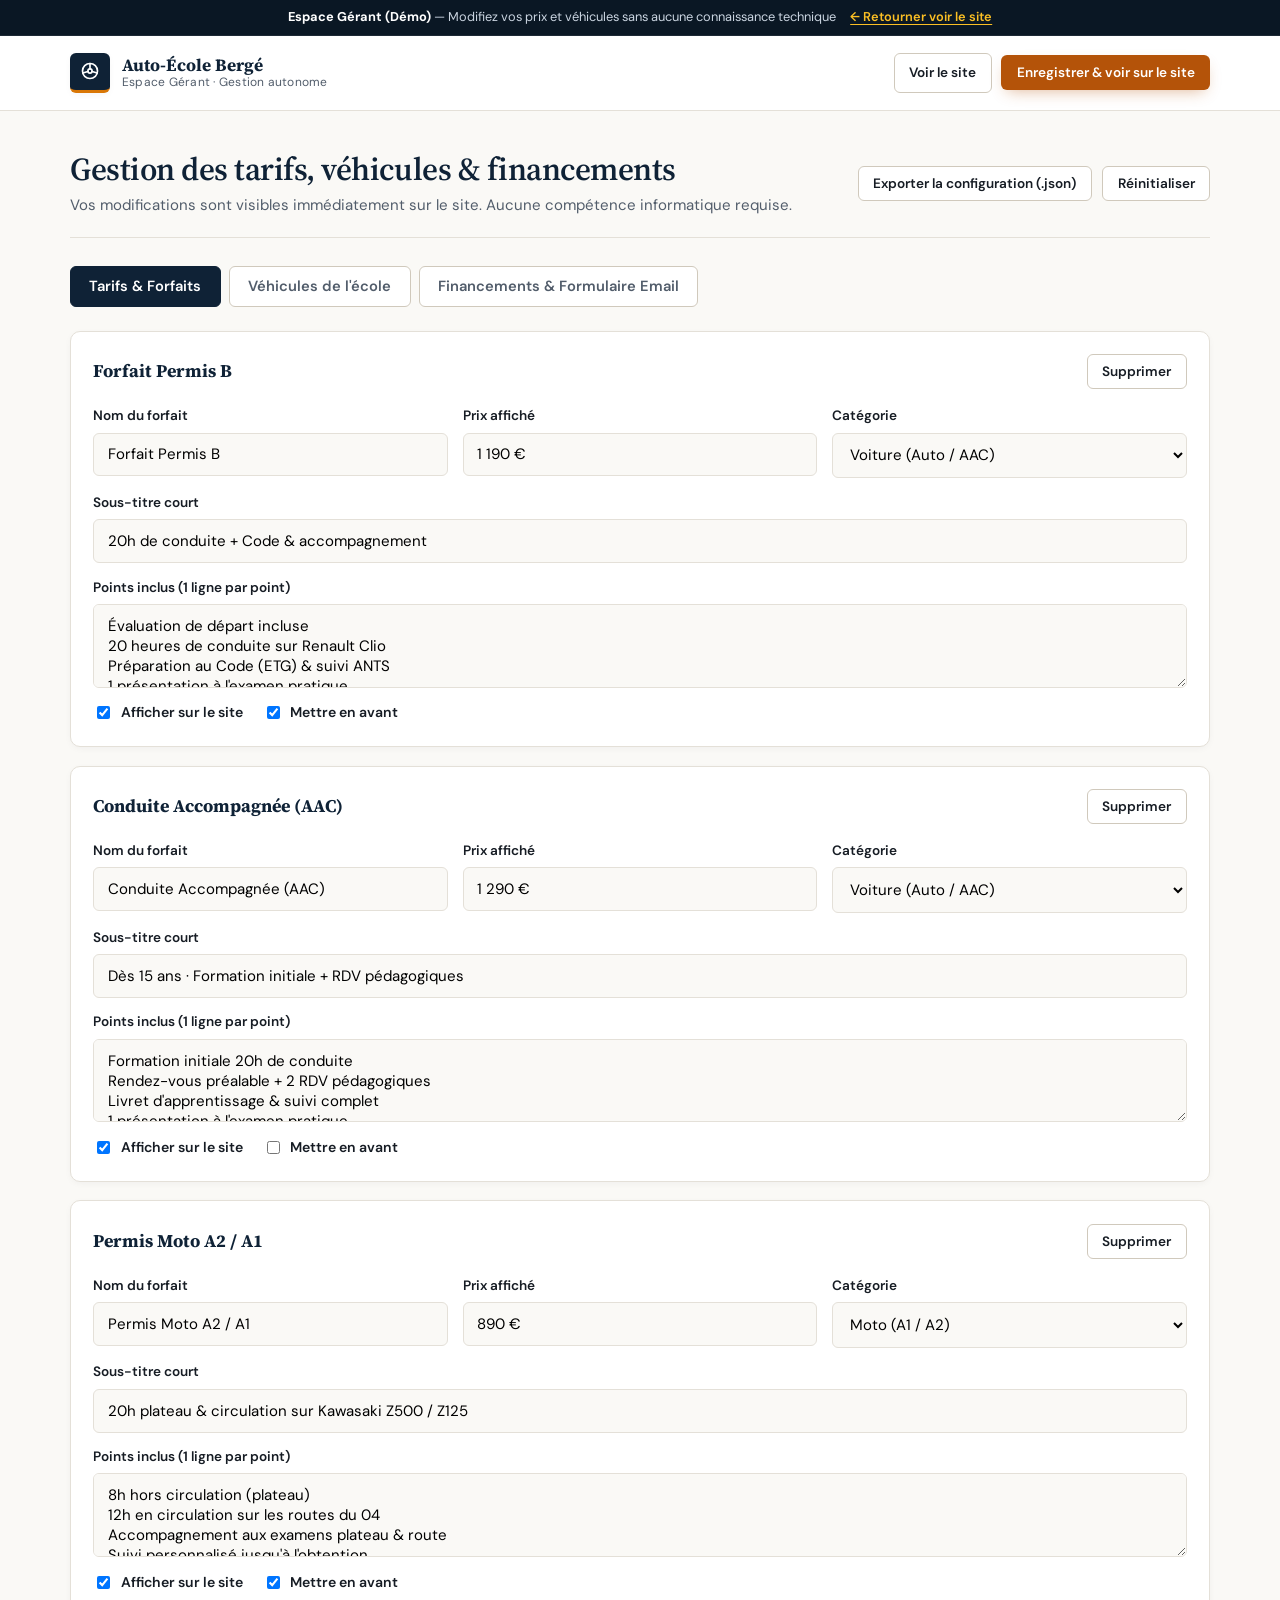
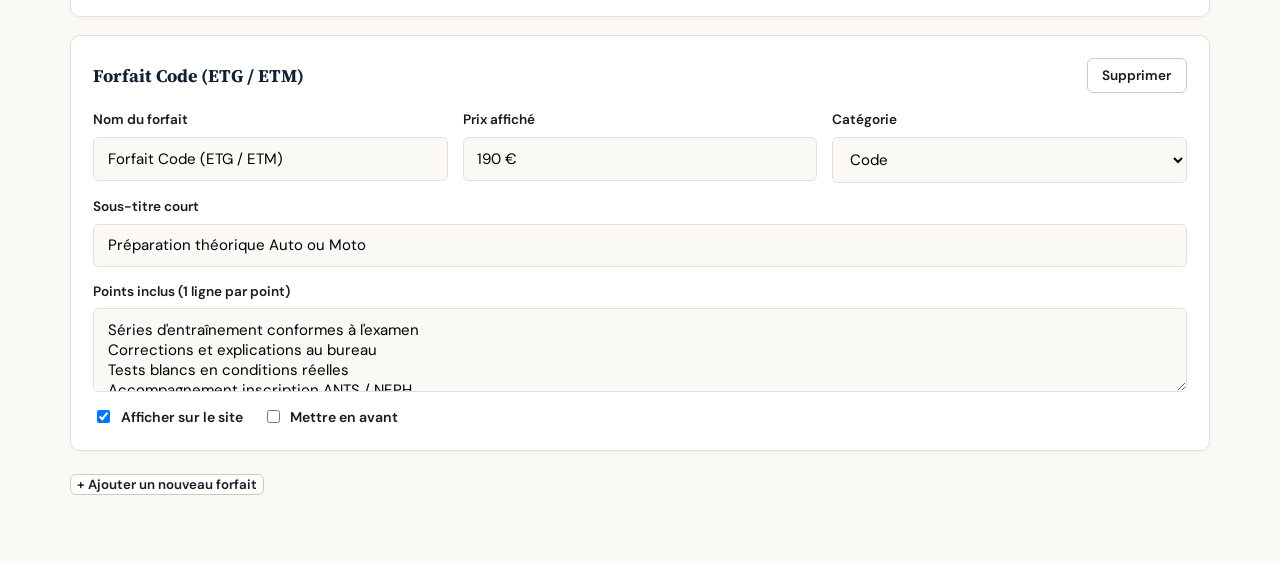
<file: admin.html>
<!DOCTYPE html>
<html lang="fr">
<head>
  <meta charset="UTF-8" />
  <meta name="viewport" content="width=device-width, initial-scale=1.0" />
  <title>Espace Gérant — Modifier tarifs &amp; véhicules | Auto-École Bergé</title>
  <meta name="robots" content="noindex, nofollow" />
  <link rel="icon" type="image/svg+xml" href="favicon.svg" />
  <link rel="preconnect" href="https://fonts.googleapis.com" />
  <link rel="preconnect" href="https://fonts.gstatic.com" crossorigin />
  <link href="https://fonts.googleapis.com/css2?family=DM+Sans:wght@400;500;600;700&family=Source+Serif+4:wght@600;700&display=swap" rel="stylesheet" />
  <link rel="stylesheet" href="styles.css" />
</head>
<body>
  <div class="demo-bar">
    <span><strong>Espace Gérant (Démo)</strong> — Modifiez vos prix et véhicules sans aucune connaissance technique</span>
    <a href="index.html">← Retourner voir le site</a>
  </div>

  <header class="header">
    <div class="container nav-container">
      <a href="index.html" class="logo" aria-label="Auto-École Bergé Accueil">
        <span class="logo-mark" aria-hidden="true">
          <svg width="20" height="20" viewBox="0 0 24 24" fill="none" stroke="currentColor" stroke-width="2" stroke-linecap="round" stroke-linejoin="round"><circle cx="12" cy="12" r="9"/><circle cx="12" cy="12" r="2.5"/><path d="M12 3v6.5M3.5 14.5l6-2M20.5 14.5l-6-2"/></svg>
        </span>
        <span class="logo-text">
          <strong>Auto-École Bergé</strong>
          <small>Espace Gérant · Gestion autonome</small>
        </span>
      </a>

      <div class="nav-actions">
        <a href="index.html" class="btn btn-outline btn-sm">Voir le site</a>
        <button type="button" class="btn btn-accent btn-sm" id="btn-save-preview">Enregistrer &amp; voir sur le site</button>
      </div>
    </div>
  </header>

  <main class="admin-shell">
    <div class="container">
      <div class="admin-topbar">
        <div>
          <h1>Gestion des tarifs, véhicules &amp; financements</h1>
          <p>Vos modifications sont visibles immédiatement sur le site. Aucune compétence informatique requise.</p>
        </div>
        <div class="admin-actions-bar">
          <button type="button" class="btn btn-outline btn-sm" id="btn-export-json">Exporter la configuration (.json)</button>
          <button type="button" class="btn btn-outline btn-sm" id="btn-reset-demo">Réinitialiser</button>
        </div>
      </div>

      <div class="admin-tabs" role="tablist">
        <button type="button" class="admin-tab-btn active" data-admin-tab="tarifs" role="tab" aria-selected="true">Tarifs &amp; Forfaits</button>
        <button type="button" class="admin-tab-btn" data-admin-tab="vehicules" role="tab" aria-selected="false">Véhicules de l'école</button>
        <button type="button" class="admin-tab-btn" data-admin-tab="reglages" role="tab" aria-selected="false">Financements &amp; Formulaire Email</button>
      </div>

      <section class="admin-panel active" id="panel-tarifs">
        <div class="admin-cards" id="admin-tarifs-list"></div>
        <div style="margin-top: 1.25rem;">
          <button type="button" class="btn btn-outline" id="btn-add-tarif">+ Ajouter un nouveau forfait</button>
        </div>
      </section>

      <section class="admin-panel" id="panel-vehicules">
        <div class="admin-cards" id="admin-vehicules-list"></div>
        <div style="margin-top: 1.25rem;">
          <button type="button" class="btn btn-outline" id="btn-add-vehicule">+ Ajouter un véhicule</button>
        </div>
      </section>

      <section class="admin-panel" id="panel-reglages">
        <div class="admin-cards">
          <div class="admin-item-card">
            <div class="admin-item-head">
              <strong>Financements affichés sur le site</strong>
            </div>
            <p style="margin: 0 0 0.75rem; color: var(--text-muted); font-size: 0.9rem;">
              Cochez les solutions que vous acceptez à l'auto-école :
            </p>
            <div class="admin-toggle-row">
              <label><input type="checkbox" id="fin-cpf" /> CPF (Compte Personnel de Formation)</label>
              <label><input type="checkbox" id="fin-unEuro" /> Permis à 1 € par jour</label>
              <label><input type="checkbox" id="fin-plusieursFois" /> Paiement en plusieurs fois</label>
            </div>
          </div>

          <div class="admin-item-card">
            <div class="admin-item-head">
              <strong>Réception des demandes de rappel par email (Web3Forms)</strong>
            </div>
            <p style="margin: 0 0 0.9rem; color: var(--text-muted); font-size: 0.9rem;">
              Pour recevoir directement les demandes du formulaire dans la boîte mail de l'auto-école (gratuit, sans serveur), créez une clé sur <strong>web3forms.com</strong> avec votre adresse email et collez-la ci-dessous :
            </p>
            <div class="form-group" style="max-width: 460px;">
              <label for="input-web3forms">Clé d'accès Web3Forms (optionnel en démo)</label>
              <input type="text" id="input-web3forms" placeholder="Ex : xxxxxxxx-xxxx-xxxx-xxxx-xxxxxxxxxxxx" />
            </div>
          </div>
        </div>
      </section>
    </div>
  </main>

  <div class="admin-toast" id="admin-toast" role="status" aria-live="polite">Modifications enregistrées !</div>

  <script src="admin.js"></script>
</body>
</html>
</file>
<file: styles.css>
:root {
  --bg: #faf9f6;
  --bg-warm: #f3f0e8;
  --surface: #ffffff;
  --bg-dark: #0f2236;
  --bg-dark-2: #162e47;
  --text: #161c24;
  --text-muted: #525d6b;
  --primary: #0f2236;
  --primary-hover: #1a3754;
  --accent: #b45309;
  --accent-bright: #d97706;
  --accent-light: #fef3c7;
  --success: #15803d;
  --success-bg: #dcfce7;
  --border: #e4e0d8;
  --border-strong: #d0c9bc;
  --radius-sm: 6px;
  --radius: 10px;
  --radius-lg: 16px;
  --shadow-sm: 0 2px 8px -2px rgba(15, 34, 54, 0.06);
  --shadow-md: 0 14px 34px -16px rgba(15, 34, 54, 0.16);
  --shadow-lg: 0 24px 54px -22px rgba(15, 34, 54, 0.24);
}

*,
*::before,
*::after {
  box-sizing: border-box;
}

html {
  scroll-behavior: smooth;
}

body {
  margin: 0;
  font-family: 'DM Sans', -apple-system, BlinkMacSystemFont, sans-serif;
  color: var(--text);
  background: var(--bg);
  line-height: 1.6;
  -webkit-font-smoothing: antialiased;
}

h1, h2, h3, h4 {
  font-family: 'Source Serif 4', Georgia, serif;
  line-height: 1.18;
  margin-top: 0;
  font-weight: 600;
  letter-spacing: -0.015em;
}

a {
  color: inherit;
  text-decoration: none;
}

img {
  max-width: 100%;
}

.container {
  width: min(1140px, 92%);
  margin: 0 auto;
}

/* Demo bar */
.demo-bar {
  background: #0a1724;
  color: #cbd5e1;
  font-size: 0.8rem;
  padding: 0.45rem 1rem;
  display: flex;
  justify-content: center;
  align-items: center;
  gap: 0.9rem;
  flex-wrap: wrap;
  text-align: center;
  border-bottom: 1px solid rgba(255, 255, 255, 0.08);
}

.demo-bar strong {
  color: #ffffff;
}

.demo-bar a {
  color: #fbbf24;
  font-weight: 600;
  text-decoration: underline;
  text-underline-offset: 3px;
}

/* Live Open/Closed Pill */
.status-pill {
  display: inline-flex;
  align-items: center;
  gap: 0.45rem;
  font-size: 0.78rem;
  font-weight: 600;
  padding: 0.28rem 0.7rem;
  border-radius: 999px;
  background: var(--bg-warm);
  color: var(--text-muted);
  border: 1px solid var(--border);
}

.status-pill::before {
  content: "";
  width: 7px;
  height: 7px;
  border-radius: 50%;
  background: #94a3b8;
  flex-shrink: 0;
}

.status-pill.is-open {
  background: var(--success-bg);
  color: var(--success);
  border-color: #bbf7d0;
}

.status-pill.is-open::before {
  background: #16a34a;
  box-shadow: 0 0 0 3px rgba(22, 163, 74, 0.2);
}

.status-pill.is-closed {
  background: #fffbeb;
  color: #92400e;
  border-color: #fde68a;
}

.status-pill.is-closed::before {
  background: #d97706;
}

/* Header */
.header {
  position: sticky;
  top: 0;
  z-index: 50;
  background: rgba(255, 255, 255, 0.95);
  backdrop-filter: blur(10px);
  border-bottom: 1px solid var(--border);
  transition: box-shadow 0.25s ease, border-color 0.25s ease;
}

.header.scrolled {
  box-shadow: 0 10px 28px -14px rgba(15, 34, 54, 0.16);
}

.nav-container {
  display: flex;
  align-items: center;
  justify-content: space-between;
  height: 74px;
  gap: 1rem;
}

.logo {
  display: flex;
  align-items: center;
  gap: 0.75rem;
}

.logo-mark {
  width: 40px;
  height: 40px;
  border-radius: var(--radius-sm);
  background: var(--bg-dark);
  color: #fff;
  display: grid;
  place-items: center;
  border-bottom: 3px solid var(--accent-bright);
  box-shadow: var(--shadow-sm);
}

.logo-mark svg {
  transition: transform 0.45s cubic-bezier(0.22, 1, 0.36, 1);
}

.logo:hover .logo-mark svg {
  transform: rotate(35deg);
}

.logo-text {
  display: flex;
  flex-direction: column;
  line-height: 1.15;
}

.logo-text strong {
  font-family: 'Source Serif 4', Georgia, serif;
  font-size: 1.08rem;
  font-weight: 700;
  color: var(--bg-dark);
}

.logo-text small {
  color: var(--text-muted);
  font-size: 0.75rem;
  letter-spacing: 0.02em;
}

.nav {
  display: flex;
  gap: 1.5rem;
  font-weight: 500;
  font-size: 0.92rem;
  color: var(--text-muted);
}

.nav a {
  padding: 0.3rem 0;
  border-bottom: 2px solid transparent;
  transition: color 0.15s ease, border-color 0.15s ease;
}

.nav a:hover,
.nav a.active {
  color: var(--bg-dark);
  border-bottom-color: var(--accent);
}

.nav-actions {
  display: flex;
  align-items: center;
  gap: 0.6rem;
}

.burger {
  display: none;
  flex-direction: column;
  gap: 5px;
  background: none;
  border: 1px solid var(--border);
  border-radius: var(--radius-sm);
  padding: 8px;
  cursor: pointer;
}

.burger span {
  width: 20px;
  height: 2px;
  background: var(--text);
  display: block;
}

/* Buttons */
.btn {
  display: inline-flex;
  align-items: center;
  justify-content: center;
  gap: 0.5rem;
  font-weight: 600;
  border-radius: var(--radius-sm);
  border: 1px solid transparent;
  cursor: pointer;
  transition: background-color 0.18s ease, border-color 0.18s ease, color 0.18s ease, transform 0.18s cubic-bezier(0.22, 1, 0.36, 1), box-shadow 0.18s ease;
  font-family: inherit;
  white-space: nowrap;
}

.btn:hover {
  transform: translateY(-1px);
}

.btn:active {
  transform: translateY(0) scale(0.985);
}

.btn-sm {
  padding: 0.5rem 0.9rem;
  font-size: 0.85rem;
}

.btn-lg {
  padding: 0.85rem 1.4rem;
  font-size: 0.96rem;
}

.btn-full {
  width: 100%;
  padding: 0.75rem 1rem;
  font-size: 0.92rem;
}

.btn-primary {
  background: var(--primary);
  color: #fff;
  box-shadow: 0 6px 16px -6px rgba(15, 34, 54, 0.45);
}

.btn-primary:hover {
  background: var(--primary-hover);
}

.btn-accent {
  background: var(--accent);
  color: #fff;
  box-shadow: 0 6px 16px -6px rgba(180, 83, 9, 0.45);
}

.btn-accent:hover {
  background: #92400e;
}

.btn-outline {
  background: var(--surface);
  color: var(--text);
  border-color: var(--border-strong);
}

.btn-outline:hover {
  border-color: var(--bg-dark);
  background: var(--bg);
}

.btn-outline-light {
  background: rgba(255, 255, 255, 0.06);
  color: #fff;
  border-color: rgba(255, 255, 255, 0.32);
}

.btn-outline-light:hover {
  border-color: #fff;
  background: rgba(255, 255, 255, 0.14);
}

/* Hero */
.hero {
  padding: 3.75rem 0 3.75rem;
  background:
    radial-gradient(circle at 88% 18%, rgba(217, 119, 6, 0.08), transparent 42%),
    linear-gradient(180deg, #ffffff 0%, var(--bg) 100%);
  border-bottom: 1px solid var(--border);
}

.hero-grid {
  display: grid;
  grid-template-columns: 1.12fr 0.88fr;
  gap: 2.75rem;
  align-items: center;
}

.hero-badges {
  display: flex;
  flex-wrap: wrap;
  align-items: center;
  gap: 0.65rem;
  margin-bottom: 1.15rem;
}

.hero-kicker {
  display: inline-flex;
  align-items: center;
  gap: 0.55rem;
  font-size: 0.84rem;
  color: var(--text-muted);
  padding: 0.3rem 0.75rem;
  background: var(--surface);
  border: 1px solid var(--border);
  border-radius: 999px;
  box-shadow: var(--shadow-sm);
  transition: border-color 0.2s ease;
}

.hero-kicker:hover {
  border-color: var(--accent);
}

.hero-kicker strong {
  color: var(--text);
}

.stars {
  color: #d97706;
  letter-spacing: 1px;
  font-size: 0.92rem;
}

.hero h1 {
  font-size: clamp(2.05rem, 3.6vw, 2.95rem);
  margin-bottom: 1rem;
  color: var(--bg-dark);
}

.hero-subtitle {
  font-size: 1.05rem;
  color: var(--text-muted);
  margin-bottom: 1.65rem;
  max-width: 54ch;
}

.hero-cta {
  display: flex;
  flex-wrap: wrap;
  gap: 0.75rem;
  margin-bottom: 1.5rem;
}

.hero-meta {
  display: flex;
  flex-wrap: wrap;
  gap: 1.25rem;
  color: var(--text-muted);
  font-size: 0.88rem;
}

.meta-item {
  display: inline-flex;
  align-items: center;
  gap: 0.45rem;
}

/* Hero Visual Card */
.hero-visual {
  position: relative;
}

.hero-photo-frame {
  position: relative;
  border-radius: var(--radius-lg);
  overflow: hidden;
  border: 1px solid var(--border);
  box-shadow: var(--shadow-lg);
  background: var(--bg-dark);
  aspect-ratio: 4 / 3;
}

.hero-photo-frame.is-placeholder {
  background: #e5e7eb;
  display: grid;
  place-items: center;
  padding-bottom: 2.2rem;
}

.hero-photo-placeholder {
  display: flex;
  flex-direction: column;
  align-items: center;
  justify-content: center;
  gap: 0.6rem;
  padding: 1.5rem;
  text-align: center;
  color: #4b5563;
  font-size: 0.95rem;
  font-weight: 500;
}

.hero-photo-frame img {
  width: 100%;
  height: 100%;
  object-fit: cover;
  display: block;
}

.hero-floating-card {
  position: relative;
  margin: -2.6rem 1.1rem 0;
  background: rgba(255, 255, 255, 0.96);
  backdrop-filter: blur(10px);
  border: 1px solid var(--border);
  border-top: 3px solid var(--accent);
  border-radius: var(--radius);
  padding: 1.15rem 1.25rem;
  box-shadow: var(--shadow-md);
}

.hero-floating-top {
  display: flex;
  justify-content: space-between;
  align-items: center;
  gap: 0.75rem;
  margin-bottom: 0.65rem;
}

.hero-floating-top strong {
  font-family: 'Source Serif 4', Georgia, serif;
  font-size: 1.02rem;
  color: var(--bg-dark);
}

.aside-compact {
  display: grid;
  grid-template-columns: 1fr 1fr;
  gap: 0.55rem 1rem;
  font-size: 0.84rem;
  margin-bottom: 0.75rem;
}

.aside-compact div {
  display: flex;
  flex-direction: column;
}

.aside-compact span {
  color: var(--text-muted);
  font-size: 0.77rem;
}

.aside-compact strong {
  color: var(--text);
  font-weight: 600;
}

.card-link {
  color: var(--accent);
  font-weight: 600;
  font-size: 0.88rem;
  display: inline-flex;
  align-items: center;
  gap: 0.35rem;
}

.card-link:hover {
  text-decoration: underline;
}

/* Trust Strip */
.trust-strip {
  background: var(--bg-dark);
  color: #f8fafc;
  padding: 1.45rem 0;
}

.trust-grid {
  display: grid;
  grid-template-columns: repeat(4, 1fr);
  gap: 1.25rem;
}

.trust-item {
  display: flex;
  align-items: center;
  gap: 0.85rem;
}

.trust-icon {
  width: 40px;
  height: 40px;
  border-radius: var(--radius-sm);
  background: rgba(255, 255, 255, 0.08);
  border: 1px solid rgba(255, 255, 255, 0.14);
  color: #fbbf24;
  display: grid;
  place-items: center;
  flex-shrink: 0;
}

.trust-item strong {
  display: block;
  font-size: 0.98rem;
  line-height: 1.2;
}

.trust-item span {
  font-size: 0.8rem;
  color: #cbd5e1;
}

/* Sections */
.section {
  padding: 4.25rem 0;
}

.section-surface {
  background: var(--surface);
  border-top: 1px solid var(--border);
  border-bottom: 1px solid var(--border);
}

.section-warm {
  background: var(--bg-warm);
  border-top: 1px solid var(--border);
  border-bottom: 1px solid var(--border);
}

.section-dark {
  background: var(--bg-dark);
  color: #f1f5f9;
}

.section-head {
  max-width: 650px;
  margin-bottom: 2.25rem;
}

.section-head-flex {
  display: flex;
  justify-content: space-between;
  align-items: flex-end;
  gap: 1.5rem;
  flex-wrap: wrap;
  margin-bottom: 2.25rem;
}

.section-head-flex .section-head {
  margin-bottom: 0;
}

.section-head h2 {
  font-size: clamp(1.6rem, 2.7vw, 2.15rem);
  margin-bottom: 0.5rem;
  color: var(--bg-dark);
}

.section-dark .section-head h2 {
  color: #ffffff;
}

.section-head p {
  color: var(--text-muted);
  margin: 0;
  font-size: 0.98rem;
}

.section-dark .section-head p {
  color: #cbd5e1;
}

.section-label {
  display: inline-block;
  font-size: 0.74rem;
  font-weight: 700;
  text-transform: uppercase;
  letter-spacing: 0.09em;
  color: var(--accent);
  margin-bottom: 0.45rem;
}

.section-dark .section-label {
  color: #fbbf24;
}

/* SVG Icon Box */
.icon-box {
  width: 44px;
  height: 44px;
  border-radius: var(--radius-sm);
  background: var(--bg);
  border: 1px solid var(--border);
  color: var(--bg-dark);
  display: grid;
  place-items: center;
  margin-bottom: 1rem;
  transition: background-color 0.22s ease, color 0.22s ease, border-color 0.22s ease;
}

/* Cards */
.cards-grid {
  display: grid;
  grid-template-columns: repeat(auto-fit, minmax(290px, 1fr));
  gap: 1.35rem;
}

.formation-card,
.detail-card {
  background: var(--surface);
  border: 1px solid var(--border);
  border-radius: var(--radius);
  padding: 1.75rem;
  display: flex;
  flex-direction: column;
  box-shadow: var(--shadow-sm);
  transition: transform 0.25s cubic-bezier(0.22, 1, 0.36, 1), box-shadow 0.25s ease, border-color 0.25s ease;
}

.formation-card:hover,
.detail-card:hover,
.fleet-card:hover {
  transform: translateY(-4px);
  box-shadow: var(--shadow-md);
  border-color: var(--border-strong);
}

.formation-card:hover .icon-box,
.detail-card:hover .icon-box {
  background: var(--bg-dark);
  color: #fff;
  border-color: var(--bg-dark);
}

.formation-card.featured {
  border-top: 3px solid var(--accent);
}

.card-badge {
  display: inline-block;
  align-self: flex-start;
  font-size: 0.72rem;
  font-weight: 700;
  text-transform: uppercase;
  letter-spacing: 0.06em;
  color: var(--accent);
  background: var(--accent-light);
  padding: 0.2rem 0.55rem;
  border-radius: 999px;
  margin-bottom: 0.75rem;
}

.formation-card h3,
.detail-card h2 {
  font-size: 1.25rem;
  margin-bottom: 0.55rem;
  color: var(--bg-dark);
}

.formation-card p,
.detail-card p {
  color: var(--text-muted);
  font-size: 0.92rem;
  margin: 0 0 1rem;
}

.mini-list {
  list-style: none;
  padding: 0;
  margin: 0 0 1.4rem;
  font-size: 0.88rem;
  color: var(--text);
  display: grid;
  gap: 0.45rem;
  flex-grow: 1;
}

.mini-list li {
  padding-left: 1.05rem;
  position: relative;
}

.mini-list li::before {
  content: "";
  position: absolute;
  left: 0;
  top: 0.58em;
  width: 6px;
  height: 6px;
  border-radius: 50%;
  background: var(--accent);
}

/* Interactive Orientation Simulator */
.orientation-box {
  background: var(--surface);
  border: 1px solid var(--border);
  border-radius: var(--radius-lg);
  padding: 2rem;
  box-shadow: var(--shadow-md);
  display: grid;
  grid-template-columns: 1fr 1fr;
  gap: 2rem;
  align-items: center;
}

.orientation-controls {
  display: grid;
  gap: 1.35rem;
}

.control-group label {
  display: block;
  font-size: 0.84rem;
  font-weight: 700;
  text-transform: uppercase;
  letter-spacing: 0.05em;
  color: var(--text-muted);
  margin-bottom: 0.55rem;
}

.choice-row {
  display: flex;
  flex-wrap: wrap;
  gap: 0.5rem;
}

.choice-pill {
  padding: 0.55rem 1rem;
  border-radius: var(--radius-sm);
  border: 1px solid var(--border-strong);
  background: var(--bg);
  color: var(--text);
  font-family: inherit;
  font-size: 0.9rem;
  font-weight: 600;
  cursor: pointer;
  transition: all 0.16s ease;
}

.choice-pill:hover {
  border-color: var(--bg-dark);
}

.choice-pill.active {
  background: var(--bg-dark);
  color: #fff;
  border-color: var(--bg-dark);
}

.orientation-result {
  background: linear-gradient(145deg, var(--bg-dark) 0%, var(--bg-dark-2) 100%);
  color: #f8fafc;
  border-radius: var(--radius);
  padding: 1.75rem;
  border-left: 4px solid var(--accent-bright);
}

.orientation-tag {
  display: inline-block;
  font-size: 0.74rem;
  font-weight: 700;
  text-transform: uppercase;
  letter-spacing: 0.08em;
  color: #fbbf24;
  margin-bottom: 0.4rem;
}

.orientation-result h3 {
  font-size: 1.38rem;
  color: #fff;
  margin-bottom: 0.5rem;
}

.orientation-result p {
  font-size: 0.92rem;
  color: #cbd5e1;
  margin: 0 0 1rem;
}

.orientation-points {
  list-style: none;
  padding: 0;
  margin: 0 0 1.25rem;
  display: grid;
  gap: 0.4rem;
  font-size: 0.86rem;
  color: #e2e8f0;
}

.orientation-points li {
  display: flex;
  align-items: center;
  gap: 0.5rem;
}

.orientation-points li::before {
  content: "✓";
  color: #fbbf24;
  font-weight: 700;
}

/* Pillars */
.pillars-grid {
  display: grid;
  grid-template-columns: repeat(auto-fit, minmax(260px, 1fr));
  gap: 1.75rem;
  border-top: 1px solid var(--border);
  padding-top: 2rem;
}

.pillar h3 {
  font-size: 1.14rem;
  margin-bottom: 0.45rem;
  color: var(--bg-dark);
}

.pillar p {
  margin: 0;
  color: var(--text-muted);
  font-size: 0.93rem;
}

/* Reviews */
.reviews-grid {
  display: grid;
  grid-template-columns: repeat(auto-fit, minmax(280px, 1fr));
  gap: 1.25rem;
}

.review-card {
  background: rgba(255, 255, 255, 0.05);
  border: 1px solid rgba(255, 255, 255, 0.14);
  border-radius: var(--radius);
  padding: 1.5rem;
  display: flex;
  flex-direction: column;
}

.review-quote {
  color: #e2e8f0;
  font-size: 0.93rem;
  margin: 0.75rem 0 1rem;
  flex-grow: 1;
}

.review-author {
  font-size: 0.82rem;
  color: #94a3b8;
  font-weight: 500;
}

/* FAQ Accordion */
.faq-list {
  display: grid;
  gap: 0.75rem;
  max-width: 820px;
}

.faq-item {
  background: var(--surface);
  border: 1px solid var(--border);
  border-radius: var(--radius);
  overflow: hidden;
  transition: border-color 0.2s ease;
}

.faq-item.open {
  border-color: var(--border-strong);
  box-shadow: var(--shadow-sm);
}

.faq-trigger {
  width: 100%;
  background: none;
  border: none;
  padding: 1.15rem 1.35rem;
  text-align: left;
  font-family: 'Source Serif 4', Georgia, serif;
  font-size: 1.06rem;
  font-weight: 600;
  color: var(--bg-dark);
  display: flex;
  justify-content: space-between;
  align-items: center;
  gap: 1rem;
  cursor: pointer;
}

.faq-icon {
  width: 24px;
  height: 24px;
  border-radius: 50%;
  background: var(--bg);
  border: 1px solid var(--border);
  display: grid;
  place-items: center;
  font-family: 'DM Sans', sans-serif;
  font-size: 1rem;
  flex-shrink: 0;
  transition: transform 0.2s ease, background-color 0.2s ease;
}

.faq-item.open .faq-icon {
  transform: rotate(45deg);
  background: var(--bg-dark);
  color: #fff;
  border-color: var(--bg-dark);
}

.faq-panel {
  display: none;
  padding: 0 1.35rem 1.2rem;
  color: var(--text-muted);
  font-size: 0.93rem;
}

.faq-item.open .faq-panel {
  display: block;
}

/* Sub-pages */
.page-hero {
  padding: 3.25rem 0 2.75rem;
  background: linear-gradient(180deg, #ffffff 0%, var(--bg) 100%);
  border-bottom: 1px solid var(--border);
}

.breadcrumb {
  display: flex;
  gap: 0.5rem;
  font-size: 0.84rem;
  color: var(--text-muted);
  margin-bottom: 0.85rem;
}

.breadcrumb a:hover {
  color: var(--bg-dark);
  text-decoration: underline;
}

.page-hero h1 {
  font-size: clamp(1.8rem, 3.2vw, 2.4rem);
  margin-bottom: 0.65rem;
  color: var(--bg-dark);
}

.page-hero p {
  color: var(--text-muted);
  max-width: 62ch;
  margin: 0;
  font-size: 1rem;
}

.detail-grid {
  display: grid;
  grid-template-columns: repeat(auto-fit, minmax(290px, 1fr));
  gap: 1.35rem;
}

/* Fleet */
.fleet-grid {
  display: grid;
  grid-template-columns: repeat(auto-fit, minmax(290px, 1fr));
  gap: 1.35rem;
}

.fleet-card {
  background: var(--surface);
  border: 1px solid var(--border);
  border-radius: var(--radius);
  overflow: hidden;
  display: flex;
  flex-direction: column;
  box-shadow: var(--shadow-sm);
  transition: transform 0.25s cubic-bezier(0.22, 1, 0.36, 1), box-shadow 0.25s ease, border-color 0.25s ease;
}

.fleet-media {
  aspect-ratio: 16 / 10;
  background: #e5e7eb;
  border-bottom: 1px solid var(--border);
  display: grid;
  place-items: center;
  color: #4b5563;
  font-size: 0.86rem;
  overflow: hidden;
}

.fleet-media img {
  width: 100%;
  height: 100%;
  object-fit: cover;
  display: block;
  transition: transform 0.45s cubic-bezier(0.22, 1, 0.36, 1);
}

.fleet-card:hover .fleet-media img {
  transform: scale(1.04);
}

.fleet-placeholder {
  display: flex;
  flex-direction: column;
  align-items: center;
  justify-content: center;
  gap: 0.55rem;
  padding: 1.35rem;
  text-align: center;
  line-height: 1.4;
  max-width: 28ch;
  font-weight: 500;
}

.fleet-body {
  padding: 1.4rem 1.5rem 1.5rem;
}

.fleet-tag {
  display: inline-block;
  font-size: 0.74rem;
  font-weight: 700;
  text-transform: uppercase;
  letter-spacing: 0.05em;
  color: var(--accent);
  margin-bottom: 0.4rem;
}

.fleet-body h3 {
  font-size: 1.22rem;
  margin-bottom: 0.4rem;
  color: var(--bg-dark);
}

.fleet-body p {
  margin: 0;
  color: var(--text-muted);
  font-size: 0.91rem;
}

/* Interactive Checklist (Inscription) */
.checklist-progress-wrap {
  margin: 0.85rem 0 1.2rem;
}

.checklist-progress-head {
  display: flex;
  justify-content: space-between;
  font-size: 0.84rem;
  font-weight: 600;
  margin-bottom: 0.4rem;
  color: var(--bg-dark);
}

.checklist-bar {
  height: 8px;
  border-radius: 999px;
  background: var(--bg-warm);
  overflow: hidden;
}

.checklist-bar-fill {
  height: 100%;
  width: 0%;
  background: linear-gradient(90deg, var(--accent) 0%, #16a34a 100%);
  transition: width 0.25s ease;
}

.checklist-items {
  display: grid;
  gap: 0.65rem;
}

.checklist-item {
  display: flex;
  align-items: flex-start;
  gap: 0.7rem;
  padding: 0.65rem 0.8rem;
  border-radius: var(--radius-sm);
  border: 1px solid var(--border);
  background: var(--bg);
  cursor: pointer;
  font-size: 0.9rem;
  transition: border-color 0.15s ease, background-color 0.15s ease;
}

.checklist-item:hover {
  border-color: var(--border-strong);
}

.checklist-item input {
  margin-top: 0.22rem;
  accent-color: var(--bg-dark);
  width: 16px;
  height: 16px;
  flex-shrink: 0;
}

.checklist-item.is-checked {
  background: #f0fdf4;
  border-color: #bbf7d0;
  color: #166534;
}

/* Contact */
.contact-grid {
  display: grid;
  grid-template-columns: 0.95fr 1.05fr;
  gap: 2.25rem;
  align-items: start;
}

.info-cards {
  display: grid;
  gap: 1rem;
}

.info-item {
  padding: 1.35rem;
  border: 1px solid var(--border);
  border-radius: var(--radius);
  background: var(--surface);
  box-shadow: var(--shadow-sm);
  display: flex;
  flex-direction: column;
  gap: 0.3rem;
}

.info-item > strong {
  font-size: 0.76rem;
  text-transform: uppercase;
  letter-spacing: 0.06em;
  color: var(--text-muted);
}

.phone-big {
  font-family: 'Source Serif 4', Georgia, serif;
  font-size: 1.55rem;
  font-weight: 700;
  color: var(--bg-dark);
}

.text-link {
  color: var(--accent);
  font-weight: 600;
  font-size: 0.9rem;
  margin-top: 0.25rem;
}

.text-link:hover {
  text-decoration: underline;
}

.hours-list {
  list-style: none;
  padding: 0;
  margin: 0.45rem 0 0;
  display: grid;
  gap: 0.35rem;
  font-size: 0.9rem;
}

.hours-list li {
  display: flex;
  justify-content: space-between;
  gap: 1rem;
  border-bottom: 1px solid var(--border);
  padding: 0.28rem 0.4rem;
  border-radius: 4px;
}

.hours-list li:last-child {
  border-bottom: none;
}

.hours-list li.is-today {
  background: var(--accent-light);
  border-bottom-color: transparent;
  font-weight: 600;
}

.hours-list li.is-today strong::after {
  content: " · Aujourd'hui";
  color: var(--accent);
  font-size: 0.78rem;
}

.hours-list span {
  color: var(--text-muted);
}

.contact-form-wrap {
  background: var(--surface);
  border: 1px solid var(--border);
  border-top: 4px solid var(--bg-dark);
  border-radius: var(--radius);
  padding: 2rem;
  box-shadow: var(--shadow-md);
}

.contact-form-wrap h3 {
  font-size: 1.4rem;
  margin-bottom: 0.25rem;
  color: var(--bg-dark);
}

.form-sub {
  margin: 0 0 1.4rem;
  color: var(--text-muted);
  font-size: 0.92rem;
}

.lead-form {
  display: grid;
  gap: 1rem;
}

.form-row {
  display: grid;
  grid-template-columns: 1fr 1fr;
  gap: 0.85rem;
}

.form-group {
  display: flex;
  flex-direction: column;
  gap: 0.35rem;
}

.form-group label {
  font-size: 0.85rem;
  font-weight: 600;
}

.form-group input,
.form-group select,
.form-group textarea {
  font-family: inherit;
  font-size: 0.94rem;
  padding: 0.68rem 0.85rem;
  border: 1px solid var(--border);
  border-radius: var(--radius-sm);
  background: var(--bg);
  outline: none;
  transition: border-color 0.15s ease, background-color 0.15s ease, box-shadow 0.15s ease;
}

.form-group input:focus,
.form-group select:focus,
.form-group textarea:focus {
  border-color: var(--bg-dark);
  background: var(--surface);
  box-shadow: 0 0 0 3px rgba(15, 34, 54, 0.08);
}

.form-note {
  margin: 0;
  font-size: 0.88rem;
  font-weight: 600;
  color: var(--success);
  min-height: 1.2em;
}

.form-note.is-sent {
  padding: 0.85rem 1rem;
  border-radius: var(--radius-sm);
  background: var(--success-bg);
  border: 1px solid #bbf7d0;
}

.map-embed-wrap {
  margin-top: 2.5rem;
  border-radius: var(--radius-lg);
  overflow: hidden;
  border: 1px solid var(--border);
  box-shadow: var(--shadow-md);
  background: var(--surface);
}

.map-embed-wrap iframe {
  width: 100%;
  height: 340px;
  border: 0;
  display: block;
}

/* CTA Banner */
.cta-banner {
  background: linear-gradient(135deg, var(--bg-dark) 0%, #1b3654 100%);
  color: #fff;
  border-radius: var(--radius-lg);
  padding: 2.5rem;
  display: flex;
  justify-content: space-between;
  align-items: center;
  gap: 1.5rem;
  flex-wrap: wrap;
  box-shadow: var(--shadow-lg);
}

.cta-banner h2 {
  margin-bottom: 0.35rem;
  font-size: 1.55rem;
  color: #fff;
}

.cta-banner p {
  margin: 0;
  color: #cbd5e1;
  font-size: 0.95rem;
}

.cta-banner-actions {
  display: flex;
  gap: 0.75rem;
  flex-wrap: wrap;
}

/* Footer */
.footer {
  background: var(--surface);
  border-top: 1px solid var(--border);
  padding: 2rem 0;
  font-size: 0.86rem;
  color: var(--text-muted);
}

.footer-inner {
  display: flex;
  justify-content: space-between;
  align-items: center;
  gap: 1rem;
  flex-wrap: wrap;
}

.footer-links {
  display: flex;
  gap: 1.25rem;
  flex-wrap: wrap;
  align-items: center;
}

.footer-links a:hover,
.legal-btn:hover {
  color: var(--bg-dark);
  text-decoration: underline;
}

.legal-btn {
  background: none;
  border: none;
  padding: 0;
  font: inherit;
  color: inherit;
  cursor: pointer;
}

/* Legal Modal */
.modal-backdrop {
  position: fixed;
  inset: 0;
  background: rgba(15, 34, 54, 0.55);
  backdrop-filter: blur(4px);
  z-index: 100;
  display: none;
  place-items: center;
  padding: 1rem;
}

.modal-backdrop.open {
  display: grid;
}

.modal-card {
  background: var(--surface);
  border-radius: var(--radius-lg);
  max-width: 560px;
  width: 100%;
  padding: 1.75rem;
  box-shadow: var(--shadow-lg);
  border: 1px solid var(--border);
}

.modal-head {
  display: flex;
  justify-content: space-between;
  align-items: center;
  margin-bottom: 1rem;
}

.modal-head h3 {
  margin: 0;
  color: var(--bg-dark);
}

.modal-close {
  background: var(--bg);
  border: 1px solid var(--border);
  border-radius: var(--radius-sm);
  width: 32px;
  height: 32px;
  cursor: pointer;
  font-size: 1.1rem;
}

.modal-body {
  font-size: 0.9rem;
  color: var(--text-muted);
  display: grid;
  gap: 0.65rem;
}

/* Mobile Sticky Action Bar */
.mobile-sticky-bar {
  display: none;
}

/* Responsive */
@media (max-width: 960px) {
  .hero-grid,
  .contact-grid,
  .orientation-box {
    grid-template-columns: 1fr;
  }

  .trust-grid {
    grid-template-columns: repeat(2, 1fr);
  }

  .nav {
    display: none;
    position: absolute;
    top: 74px;
    left: 0;
    right: 0;
    background: var(--surface);
    flex-direction: column;
    padding: 1.25rem 4%;
    border-bottom: 1px solid var(--border);
    gap: 0.85rem;
    box-shadow: var(--shadow-md);
  }

  .nav.open {
    display: flex;
  }

  .burger {
    display: flex;
  }

  .nav-actions .btn-outline {
    display: none;
  }
}

@media (max-width: 640px) {
  body {
    padding-bottom: 70px;
  }

  .form-row {
    grid-template-columns: 1fr;
  }

  .trust-grid {
    grid-template-columns: 1fr;
  }

  .hero-floating-card {
    margin: -1.5rem 0.5rem 0;
  }

  .aside-compact {
    grid-template-columns: 1fr;
  }

  .mobile-sticky-bar {
    position: fixed;
    bottom: 0;
    left: 0;
    right: 0;
    z-index: 60;
    background: rgba(255, 255, 255, 0.96);
    backdrop-filter: blur(10px);
    border-top: 1px solid var(--border);
    padding: 0.6rem 4%;
    display: grid;
    grid-template-columns: 1fr 1fr;
    gap: 0.6rem;
    box-shadow: 0 -8px 20px -10px rgba(15, 34, 54, 0.2);
  }
}

/* Motion design */
@keyframes heroFadeUp {
  from {
    opacity: 0;
    transform: translateY(14px);
  }
  to {
    opacity: 1;
    transform: translateY(0);
  }
}

.hero-badges,
.hero h1,
.hero-subtitle,
.hero-cta,
.hero-meta,
.hero-visual,
.page-hero h1,
.page-hero p {
  animation: heroFadeUp 0.55s cubic-bezier(0.22, 1, 0.36, 1) both;
}

.hero h1 { animation-delay: 0.05s; }
.hero-subtitle, .page-hero p { animation-delay: 0.1s; }
.hero-cta { animation-delay: 0.15s; }
.hero-meta { animation-delay: 0.2s; }
.hero-visual { animation-delay: 0.14s; }

.reveal {
  opacity: 0;
  transform: translateY(16px);
  transition: opacity 0.5s cubic-bezier(0.22, 1, 0.36, 1), transform 0.5s cubic-bezier(0.22, 1, 0.36, 1);
  transition-delay: var(--reveal-delay, 0ms);
}

.reveal.is-visible {
  opacity: 1;
  transform: translateY(0);
}

/* Tarifs & Forfaits */
.tarifs-tabs {
  display: flex;
  flex-wrap: wrap;
  gap: 0.5rem;
  margin-bottom: 1.75rem;
}

.tarifs-tab-btn {
  padding: 0.5rem 1.05rem;
  border-radius: 999px;
  border: 1px solid var(--border-strong);
  background: var(--surface);
  color: var(--text-muted);
  font-family: inherit;
  font-size: 0.88rem;
  font-weight: 600;
  cursor: pointer;
  transition: all 0.16s ease;
}

.tarifs-tab-btn:hover {
  border-color: var(--bg-dark);
  color: var(--bg-dark);
}

.tarifs-tab-btn.active {
  background: var(--bg-dark);
  color: #fff;
  border-color: var(--bg-dark);
}

.tarifs-grid {
  display: grid;
  grid-template-columns: repeat(auto-fit, minmax(265px, 1fr));
  gap: 1.25rem;
}

.tarif-card {
  background: var(--surface);
  border: 1px solid var(--border);
  border-radius: var(--radius);
  padding: 1.65rem;
  display: flex;
  flex-direction: column;
  box-shadow: var(--shadow-sm);
  transition: transform 0.22s ease, box-shadow 0.22s ease;
}

.tarif-card:hover {
  transform: translateY(-3px);
  box-shadow: var(--shadow-md);
}

.tarif-card.is-highlighted {
  border-color: var(--accent);
  border-top: 4px solid var(--accent);
  box-shadow: var(--shadow-md);
}

.tarif-price {
  font-family: 'Source Serif 4', Georgia, serif;
  font-size: 2rem;
  font-weight: 700;
  color: var(--bg-dark);
  line-height: 1.1;
  margin: 0.35rem 0 0.25rem;
}

.tarif-subtitle {
  font-size: 0.86rem;
  color: var(--text-muted);
  margin: 0 0 1.1rem;
}

.tarif-note {
  margin-top: 1.15rem;
  font-size: 0.82rem;
  color: var(--text-muted);
}

/* Financements */
.finance-grid {
  display: grid;
  grid-template-columns: repeat(auto-fit, minmax(250px, 1fr));
  gap: 1.15rem;
}

.finance-card {
  background: var(--surface);
  border: 1px solid var(--border);
  border-radius: var(--radius);
  padding: 1.4rem;
  display: flex;
  gap: 0.95rem;
  align-items: flex-start;
  box-shadow: var(--shadow-sm);
}

.finance-card h3 {
  font-size: 1.06rem;
  margin-bottom: 0.25rem;
  color: var(--bg-dark);
}

.finance-card p {
  margin: 0;
  font-size: 0.88rem;
  color: var(--text-muted);
}

/* Admin / Espace Gérant */
.admin-shell {
  padding: 2.5rem 0 4rem;
}

.admin-topbar {
  display: flex;
  justify-content: space-between;
  align-items: center;
  gap: 1rem;
  flex-wrap: wrap;
  margin-bottom: 1.75rem;
  padding-bottom: 1.25rem;
  border-bottom: 1px solid var(--border);
}

.admin-topbar h1 {
  font-size: clamp(1.5rem, 2.6vw, 2rem);
  color: var(--bg-dark);
  margin-bottom: 0.25rem;
}

.admin-topbar p {
  margin: 0;
  color: var(--text-muted);
  font-size: 0.94rem;
}

.admin-actions-bar {
  display: flex;
  flex-wrap: wrap;
  gap: 0.65rem;
}

.admin-tabs {
  display: flex;
  gap: 0.5rem;
  flex-wrap: wrap;
  margin-bottom: 1.5rem;
}

.admin-tab-btn {
  padding: 0.6rem 1.15rem;
  border-radius: var(--radius-sm);
  border: 1px solid var(--border-strong);
  background: var(--surface);
  font-family: inherit;
  font-size: 0.92rem;
  font-weight: 600;
  color: var(--text-muted);
  cursor: pointer;
}

.admin-tab-btn.active {
  background: var(--bg-dark);
  color: #fff;
  border-color: var(--bg-dark);
}

.admin-panel {
  display: none;
}

.admin-panel.active {
  display: block;
}

.admin-cards {
  display: grid;
  gap: 1.15rem;
}

.admin-item-card {
  background: var(--surface);
  border: 1px solid var(--border);
  border-radius: var(--radius);
  padding: 1.4rem;
  box-shadow: var(--shadow-sm);
}

.admin-item-head {
  display: flex;
  justify-content: space-between;
  align-items: center;
  gap: 1rem;
  margin-bottom: 1rem;
  flex-wrap: wrap;
}

.admin-item-head strong {
  font-family: 'Source Serif 4', Georgia, serif;
  font-size: 1.12rem;
  color: var(--bg-dark);
}

.admin-grid-2 {
  display: grid;
  grid-template-columns: 1fr 1fr;
  gap: 0.9rem;
}

.admin-grid-3 {
  display: grid;
  grid-template-columns: repeat(3, 1fr);
  gap: 0.9rem;
}

.admin-toggle-row {
  display: flex;
  flex-wrap: wrap;
  gap: 1.25rem;
  margin-top: 0.85rem;
  font-size: 0.88rem;
  font-weight: 600;
}

.admin-toggle-row label {
  display: inline-flex;
  align-items: center;
  gap: 0.45rem;
  cursor: pointer;
}

.admin-toast {
  position: fixed;
  bottom: 1.5rem;
  right: 1.5rem;
  z-index: 90;
  background: var(--bg-dark);
  color: #fff;
  padding: 0.85rem 1.2rem;
  border-radius: var(--radius);
  border-left: 4px solid #22c55e;
  box-shadow: var(--shadow-lg);
  font-size: 0.9rem;
  font-weight: 600;
  opacity: 0;
  transform: translateY(10px);
  pointer-events: none;
  transition: opacity 0.2s ease, transform 0.2s ease;
}

.admin-toast.show {
  opacity: 1;
  transform: translateY(0);
}

@media (max-width: 720px) {
  .admin-grid-2,
  .admin-grid-3 {
    grid-template-columns: 1fr;
  }
}

@media (prefers-reduced-motion: reduce) {
  .hero-badges,
  .hero h1,
  .hero-subtitle,
  .hero-cta,
  .hero-meta,
  .hero-visual,
  .page-hero h1,
  .page-hero p {
    animation: none;
  }
  .reveal {
    opacity: 1;
    transform: none;
    transition: none;
  }
}
</file>
